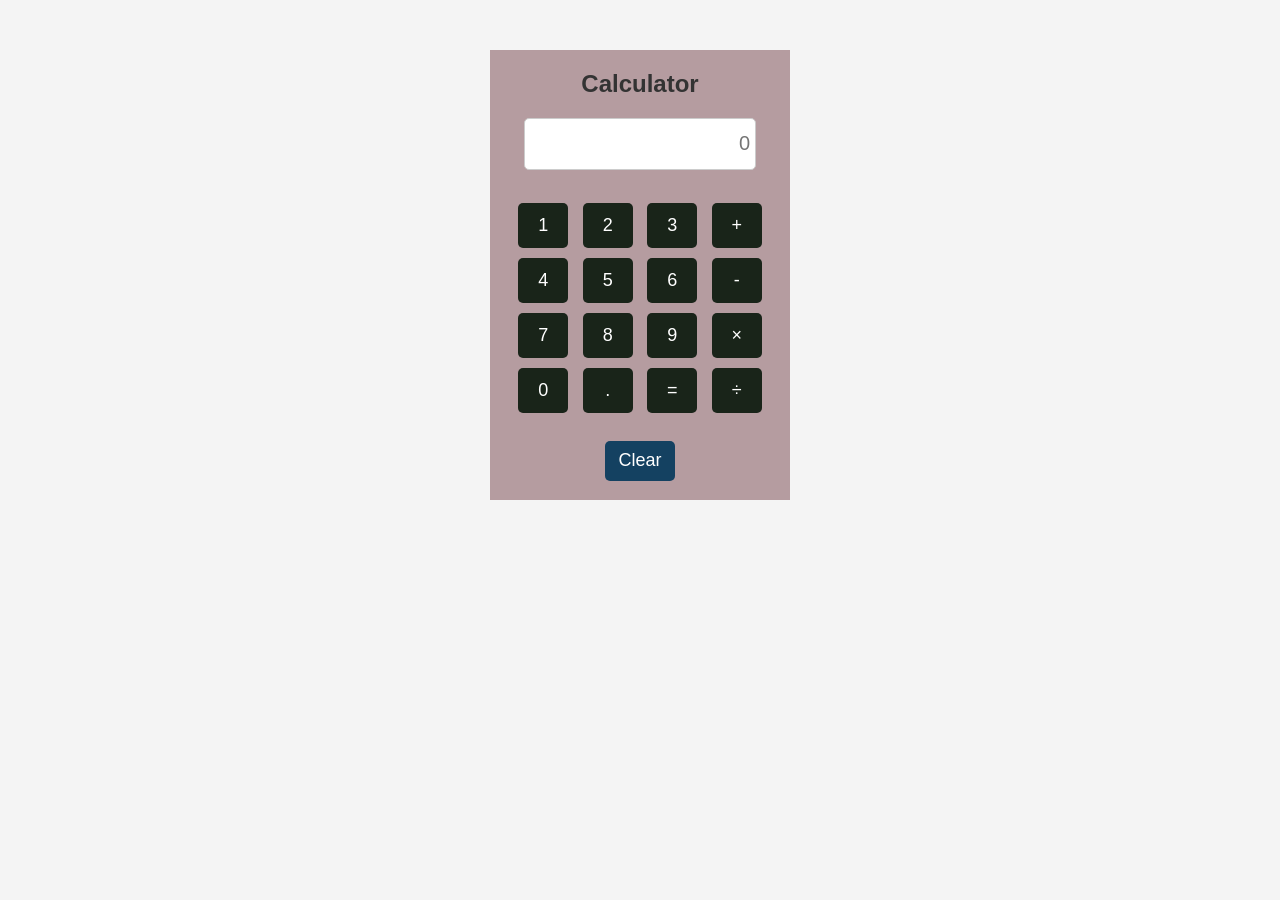
<file: Calculator/index.html>
<!DOCTYPE html>
<html>
<head>
    <title> Calculator</title>
    <link rel="stylesheet" href="index.css">
    <link rel="shortcut icon" href="[data-uri]" type="image/x-icon">
</head>
<body style="text-align:center; margin-top:50px;">


<div id="nee">
    <h2>Calculator</h2>
<input type="text" id="display" placeholder="0" readonly><br><br>

<button onclick="append('1')">1</button>
<button onclick="append('2')">2</button>
<button onclick="append('3')">3</button>
<button onclick="append('+')">+</button><br>

<button onclick="append('4')">4</button>
<button onclick="append('5')">5</button>
<button onclick="append('6')">6</button>
<button onclick="append('-')">-</button><br>

<button onclick="append('7')">7</button>
<button onclick="append('8')">8</button>
<button onclick="append('9')">9</button>
<button onclick="append('*')">×</button><br>

<button onclick="append('0')">0</button>
<button onclick="append('.')">.</button>
<button onclick="calculate()">=</button>
<button onclick="append('/')">÷</button><br><br>

<button onclick="clearDisplay()"id="n">Clear</button>
</div>

<script src="index.js"></script>
</body>
</html>
</file>
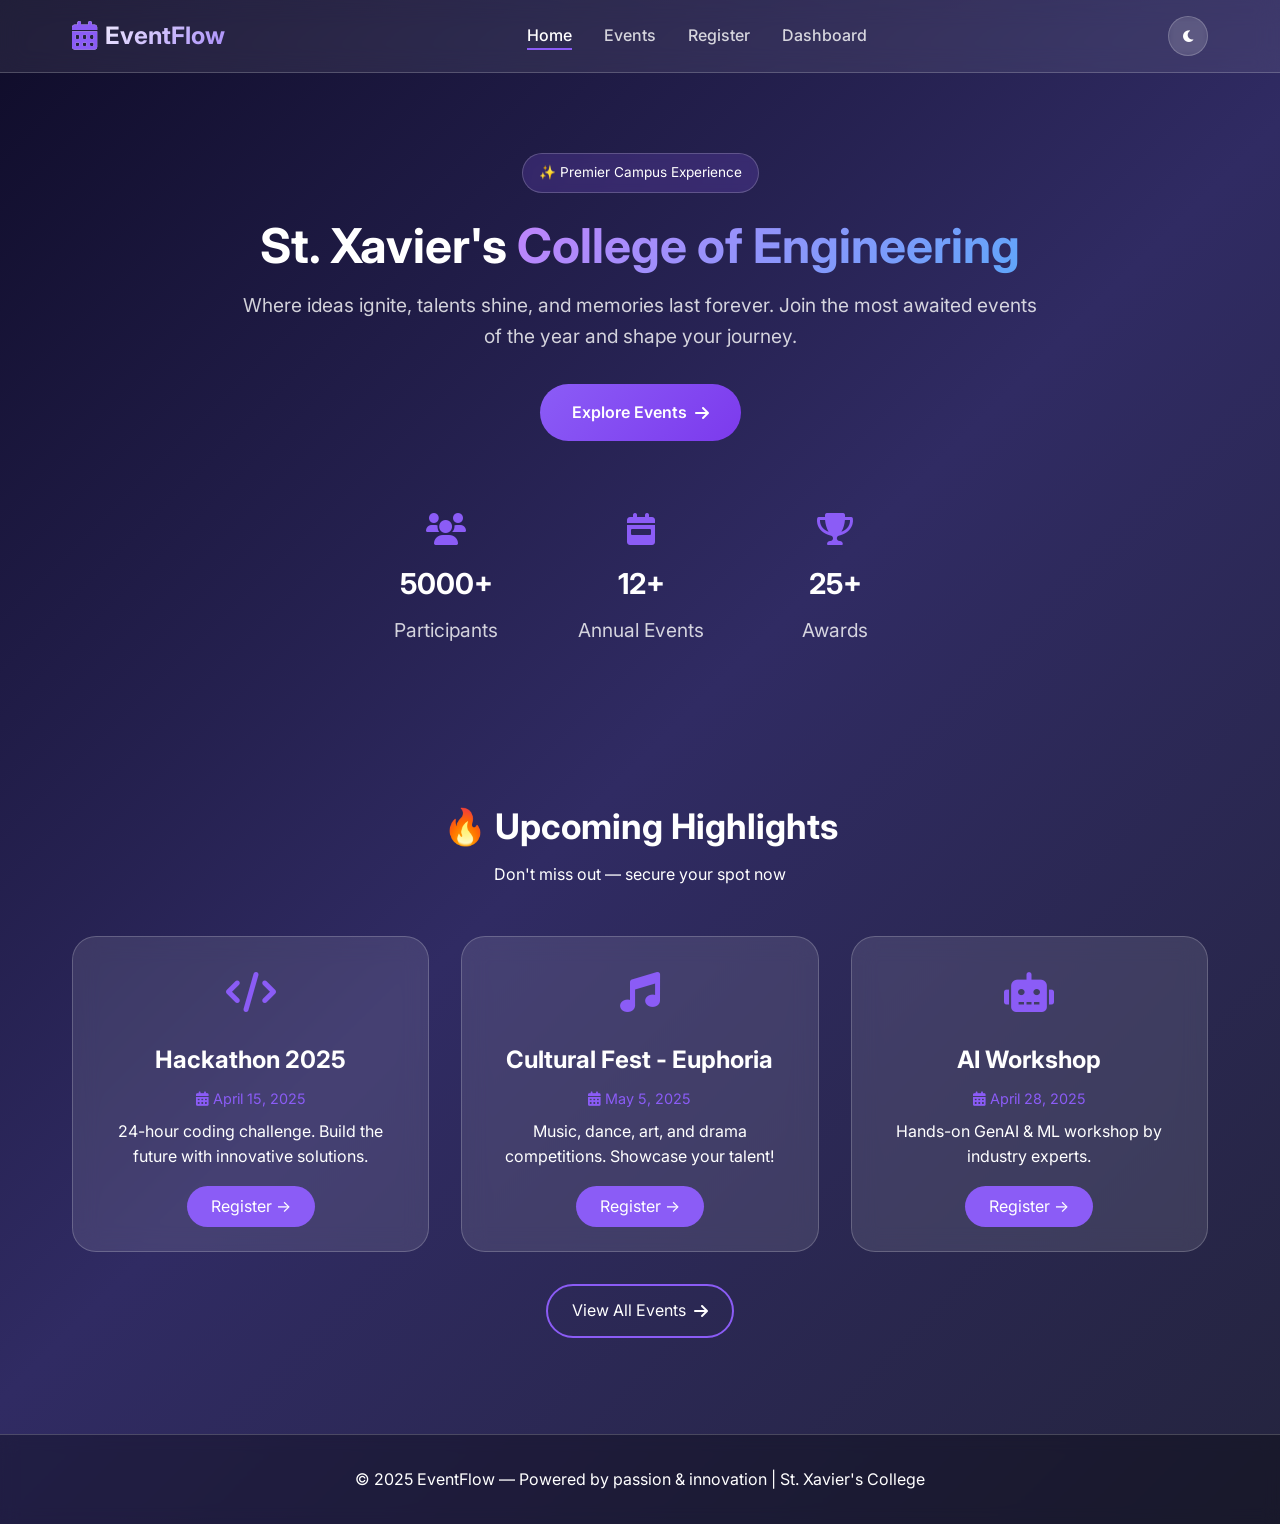
<file: Event Management System/index.html>
<!DOCTYPE html>
<html lang="en">
<head>
    <meta charset="UTF-8">
    <meta name="viewport" content="width=device-width, initial-scale=1.0, viewport-fit=cover">
    <title>EventFlow | Modern Event Management</title>
    <!-- Google Fonts & Font Awesome -->
    <link href="https://fonts.googleapis.com/css2?family=Inter:opsz,wght@14..32,300;14..32,400;14..32,500;14..32,600;14..32,700&display=swap" rel="stylesheet">
    <link rel="stylesheet" href="https://cdnjs.cloudflare.com/ajax/libs/font-awesome/6.0.0-beta3/css/all.min.css">
    <link rel="stylesheet" href="index.css">
</head>
<body>
    <!-- Navigation Bar (shared across pages) -->
    <nav class="glass-nav">
        <div class="nav-container">
            <div class="logo">
                <i class="fas fa-calendar-alt"></i> 
                <span>EventFlow</span>
            </div>
            <ul class="nav-links" id="navLinks">
                <li><a href="index.html" class="active">Home</a></li>
                <li><a href="events.html">Events</a></li>
                <li><a href="register.html">Register</a></li>
                <li><a href="dashboard.html">Dashboard</a></li>
            </ul>
            <div class="nav-actions">
                <button id="darkModeToggle" class="dark-toggle" aria-label="Dark mode">
                    <i class="fas fa-moon"></i>
                </button>
                <div class="menu-icon" id="menuIcon">
                    <i class="fas fa-bars"></i>
                </div>
            </div>
        </div>
    </nav>

    <main class="page-container">
        <!-- Hero Section -->
        <section class="hero">
            <div class="hero-content">
                <span class="badge">✨ Premier Campus Experience</span>
                <h1>St. Xavier's <span class="gradient-text">College of Engineering</span></h1>
                <p>Where ideas ignite, talents shine, and memories last forever. Join the most awaited events of the year and shape your journey.</p>
                <a href="events.html" class="btn-primary pulse-btn">Explore Events <i class="fas fa-arrow-right"></i></a>
            </div>
            <div class="hero-stats">
                <div class="stat-card glass">
                    <i class="fas fa-users"></i>
                    <h3>5000+</h3>
                    <p>Participants</p>
                </div>
                <div class="stat-card glass">
                    <i class="fas fa-calendar-week"></i>
                    <h3>12+</h3>
                    <p>Annual Events</p>
                </div>
                <div class="stat-card glass">
                    <i class="fas fa-trophy"></i>
                    <h3>25+</h3>
                    <p>Awards</p>
                </div>
            </div>
        </section>

        <!-- Upcoming Events Section (cards) -->
        <section class="events-preview">
            <div class="section-header">
                <h2>🔥 Upcoming Highlights</h2>
                <p>Don't miss out — secure your spot now</p>
            </div>
            <div class="events-grid" id="upcomingEventsGrid">
                <!-- dynamic JS injected but also fallback -->
            </div>
            <div class="text-center mt-5">
                <a href="events.html" class="btn-outline">View All Events <i class="fas fa-arrow-right"></i></a>
            </div>
        </section>
    </main>

    <footer class="glass-footer">
        <p>© 2025 EventFlow — Powered by passion & innovation | St. Xavier's College</p>
    </footer>

    <script src="script.js"></script>

</body>
</html>
</file>
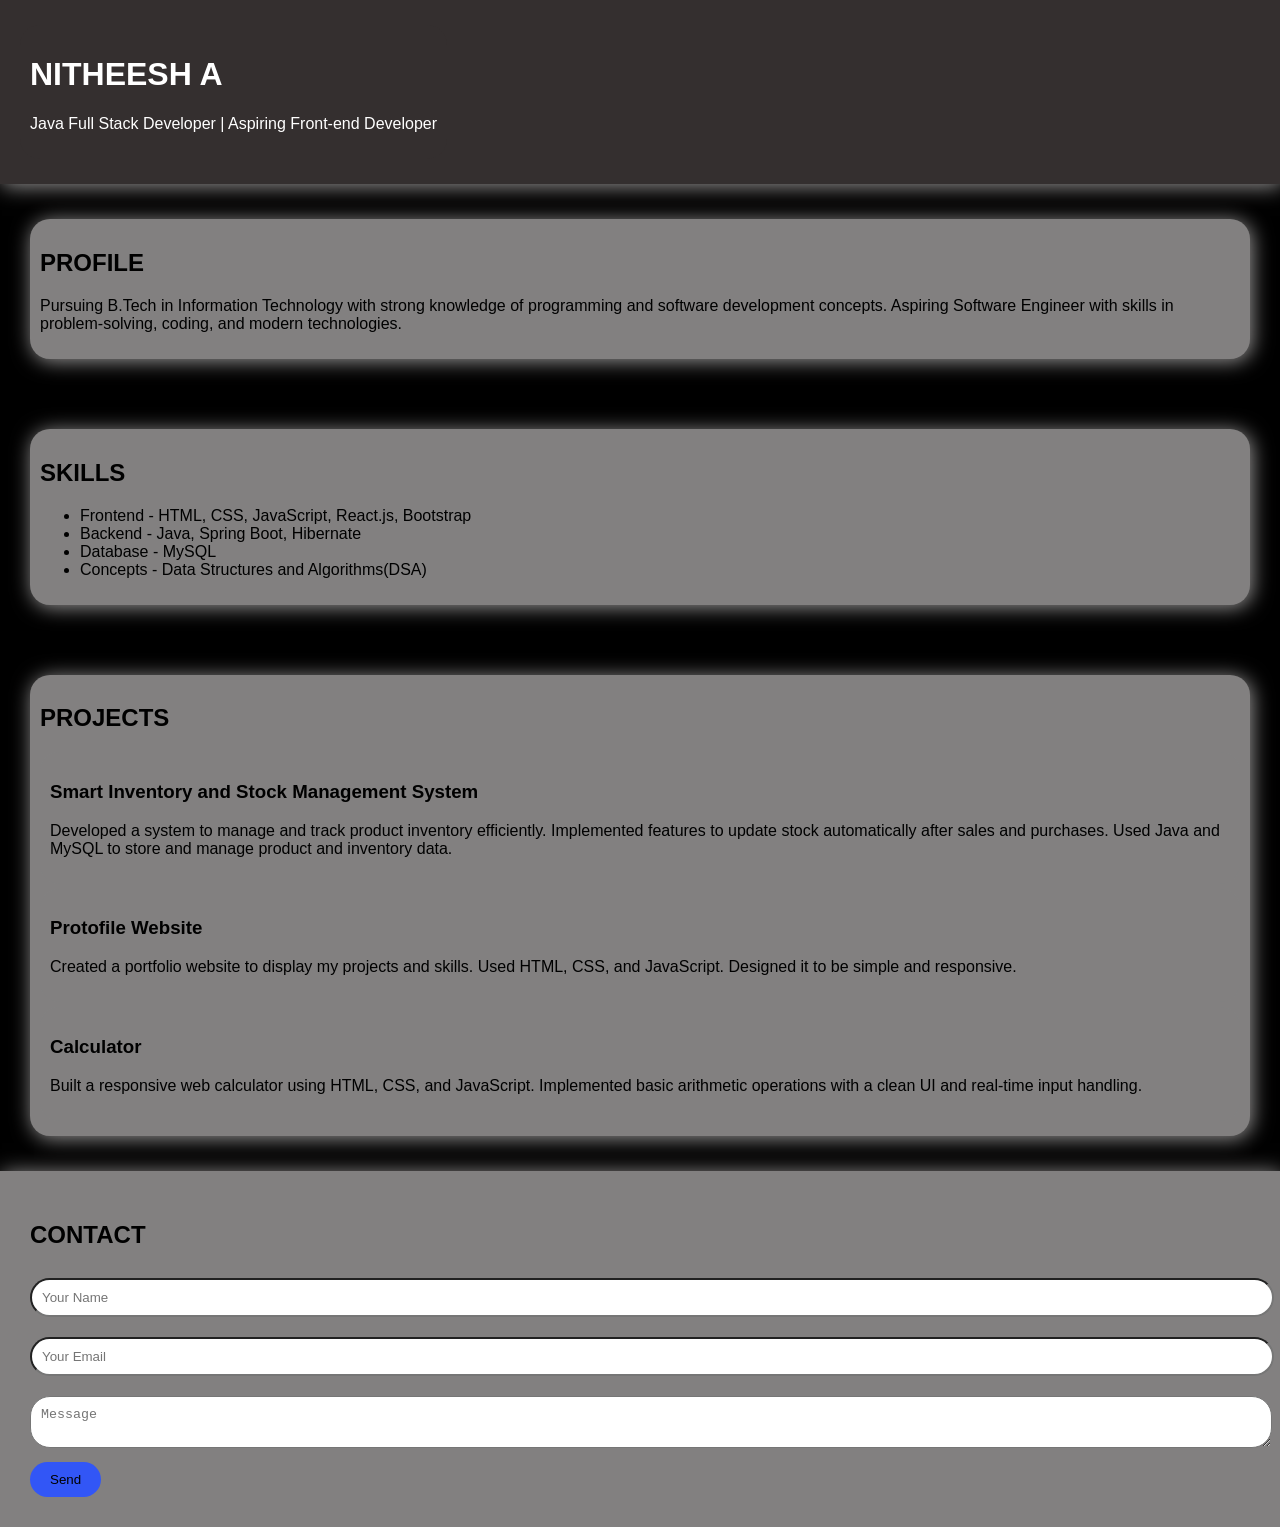
<file: Protofile Profile/index.html>
<!DOCTYPE html>
<html lang="en">

<head>
    <meta charset="UTF-8">
    <meta name="viewport" content="width=device-width, initial-scale=1.0">
    <title>Protofile</title>
    <link rel="shortcut icon" href="[data-uri]" type="image/x-icon">
    <link rel="stylesheet" href="index.css">
</head>

<body>
    <header>
        <div class="d">
            <h1>NITHEESH A</h1>
            <p>Java Full Stack Developer | Aspiring Front-end Developer</p>
        </div>
    </header>
    <section>
        <div class="dd">
            <h2>PROFILE</h2>
            <p>Pursuing B.Tech in Information Technology with strong knowledge of programming and software development
                concepts. Aspiring Software Engineer with skills in problem-solving, coding, and modern technologies.
            </p>
        </div>
    </section>
    <section>
        <div class="dd">
            <h2>SKILLS</h2>
            <ul>
                <li>Frontend - HTML, CSS, JavaScript, React.js, Bootstrap</li>
                <li>Backend  - Java, Spring Boot, Hibernate</li>
                <li>Database - MySQL</li>
                <li>Concepts - Data Structures and Algorithms(DSA)</li>
            </ul>
        </div>
    </section>

    <section>
        <div class="ds">
            <h2>PROJECTS</h2>
            <div class="no">
                <h3>Smart Inventory and Stock Management System</h3>
                <p>Developed a system to manage and track product inventory 
efficiently. Implemented features to update stock automatically after sales and purchases. Used Java and 
MySQL to store and manage product and inventory data.</p>
            </div>

            <div class="no">
                <h3>Protofile Website</h3>
                <p>Created a portfolio website to display my projects and skills. Used HTML, CSS, and JavaScript.
                    Designed it to be simple and responsive.</p>
            </div>
            <div class="no">
                <h3>Calculator</h3>
                <p>Built a responsive web calculator using HTML, CSS, and JavaScript.
Implemented basic arithmetic operations with a clean UI and real-time input handling.</p>
            </div>
        </div>
    </section>

    <section class="dd">
        <h2>CONTACT</h2>
        <input type="text" id="n" placeholder="Your Name">
        <input type="email" name=""placeholder="Your Email" id="">
        <textarea name="" id="" placeholder="Message"></textarea>
        <button onclick="send()">Send</button>
    </section>

    <script>
        var n = document.getElementById('n')
        var nn = document.getElementById('nn')
        function send() {
            if (n.value === "" || nn.value === "") {
                alert("Empty")
            }
            else {
                alert("Message Sent Successfully 😊")
            }

        }

    </script>

</body>

</html>
</file>
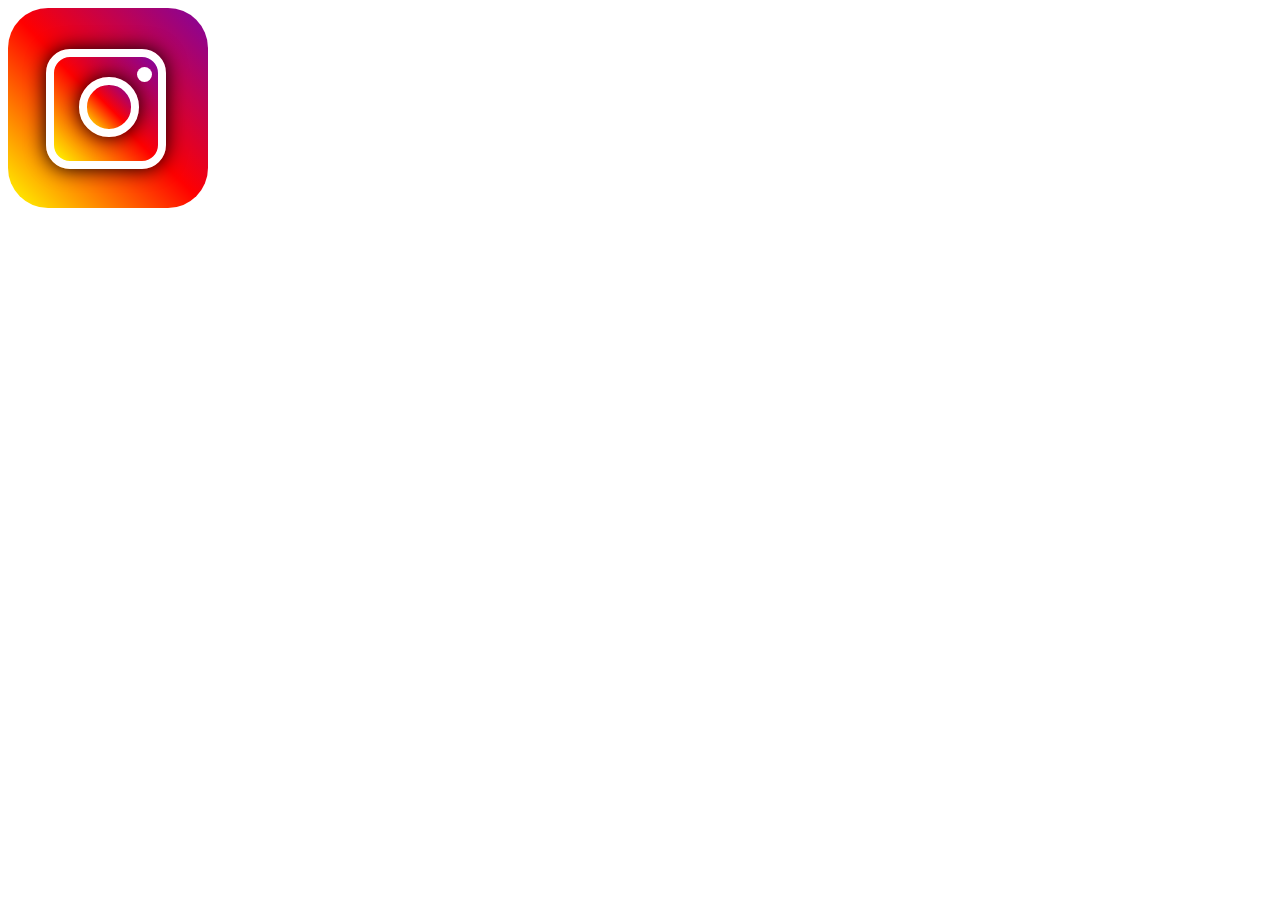
<file: Logo/Insta/index.html>
<!DOCTYPE html>
<html lang="en">

<head>
    <meta charset="UTF-8">
    <meta name="viewport" content="width=device-width, initial-scale=1.0">
    <title>Document</title>
    <link rel="stylesheet" href="index.css">
</head>

<body>
    <section>
        <div class="o">
                   
            <div class="i">
                 <div class="n"></div>
                <div class="j">

                </div>

            </div>
        </div>
    </section>
</body>

</html>
</file>
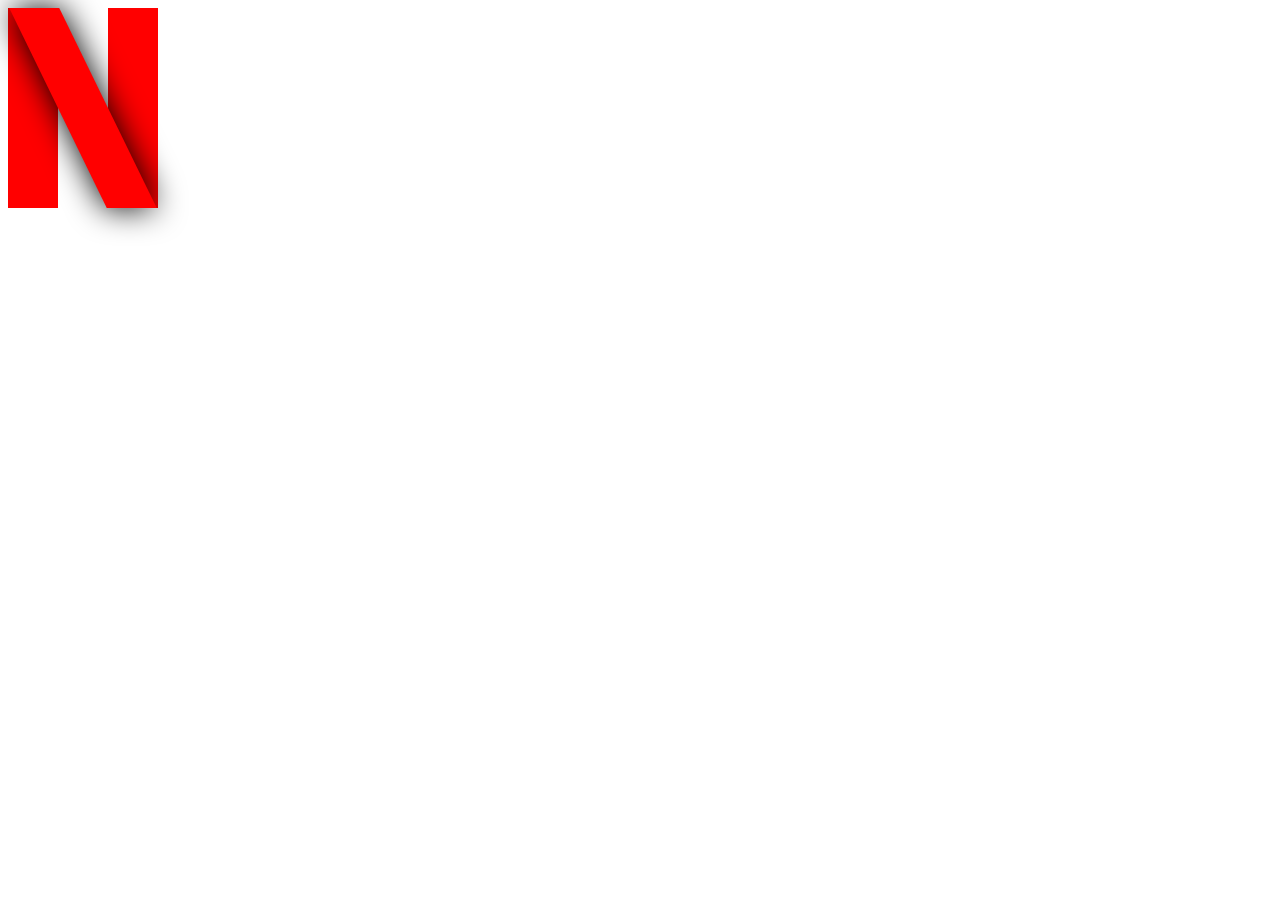
<file: Logo/Netflix/index.html>
<!DOCTYPE html>
<html lang="en">
<head>
    <meta charset="UTF-8">
    <meta name="viewport" content="width=, initial-scale=1.0">
    <title>Document</title>
    <link rel="stylesheet" href="index.css">
</head>
<body>
    <div></div>
</body>
</html>
</file>
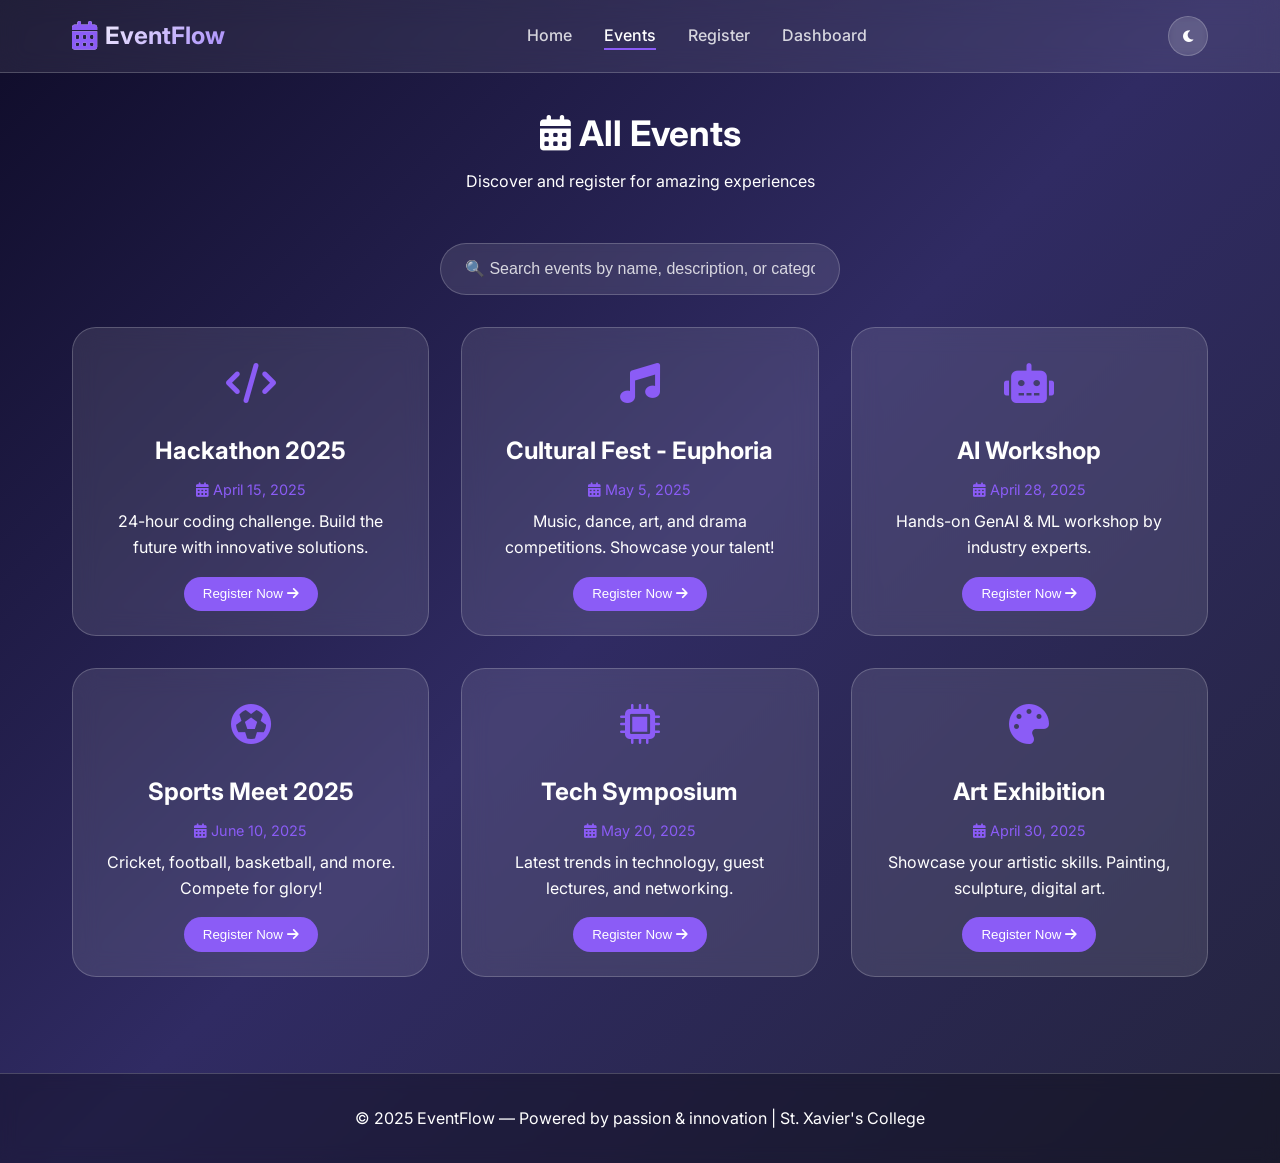
<file: Event Management System/events.html>
<!DOCTYPE html>
<html lang="en">
<head>
    <meta charset="UTF-8">
    <meta name="viewport" content="width=device-width, initial-scale=1.0, viewport-fit=cover">
    <title>Events | EventFlow</title>
    <link href="https://fonts.googleapis.com/css2?family=Inter:opsz,wght@14..32,300;14..32,400;14..32,500;14..32,600;14..32,700&display=swap" rel="stylesheet">
    <link rel="stylesheet" href="https://cdnjs.cloudflare.com/ajax/libs/font-awesome/6.0.0-beta3/css/all.min.css">
    <link rel="stylesheet" href="index.css">
</head>
<body>
    <nav class="glass-nav">
        <div class="nav-container">
            <div class="logo">
                <i class="fas fa-calendar-alt"></i> 
                <span>EventFlow</span>
            </div>
            <ul class="nav-links" id="navLinks">
                <li><a href="index.html">Home</a></li>
                <li><a href="events.html" class="active">Events</a></li>
                <li><a href="register.html">Register</a></li>
                <li><a href="dashboard.html">Dashboard</a></li>
            </ul>
            <div class="nav-actions">
                <button id="darkModeToggle" class="dark-toggle" aria-label="Dark mode">
                    <i class="fas fa-moon"></i>
                </button>
                <div class="menu-icon" id="menuIcon">
                    <i class="fas fa-bars"></i>
                </div>
            </div>
        </div>
    </nav>

    <main class="page-container">
        <div class="section-header">
            <h2><i class="fas fa-calendar-alt"></i> All Events</h2>
            <p>Discover and register for amazing experiences</p>
        </div>
        
        <div class="search-bar">
            <input type="text" id="searchEvents" placeholder="🔍 Search events by name, description, or category...">
        </div>
        
        <div id="eventsGrid" class="events-grid">
            <!-- Events will be loaded dynamically -->
        </div>
    </main>

    <footer class="glass-footer">
        <p>© 2025 EventFlow — Powered by passion & innovation | St. Xavier's College</p>
    </footer>

    <script src="script.js"></script>
</body>
</html>
</file>
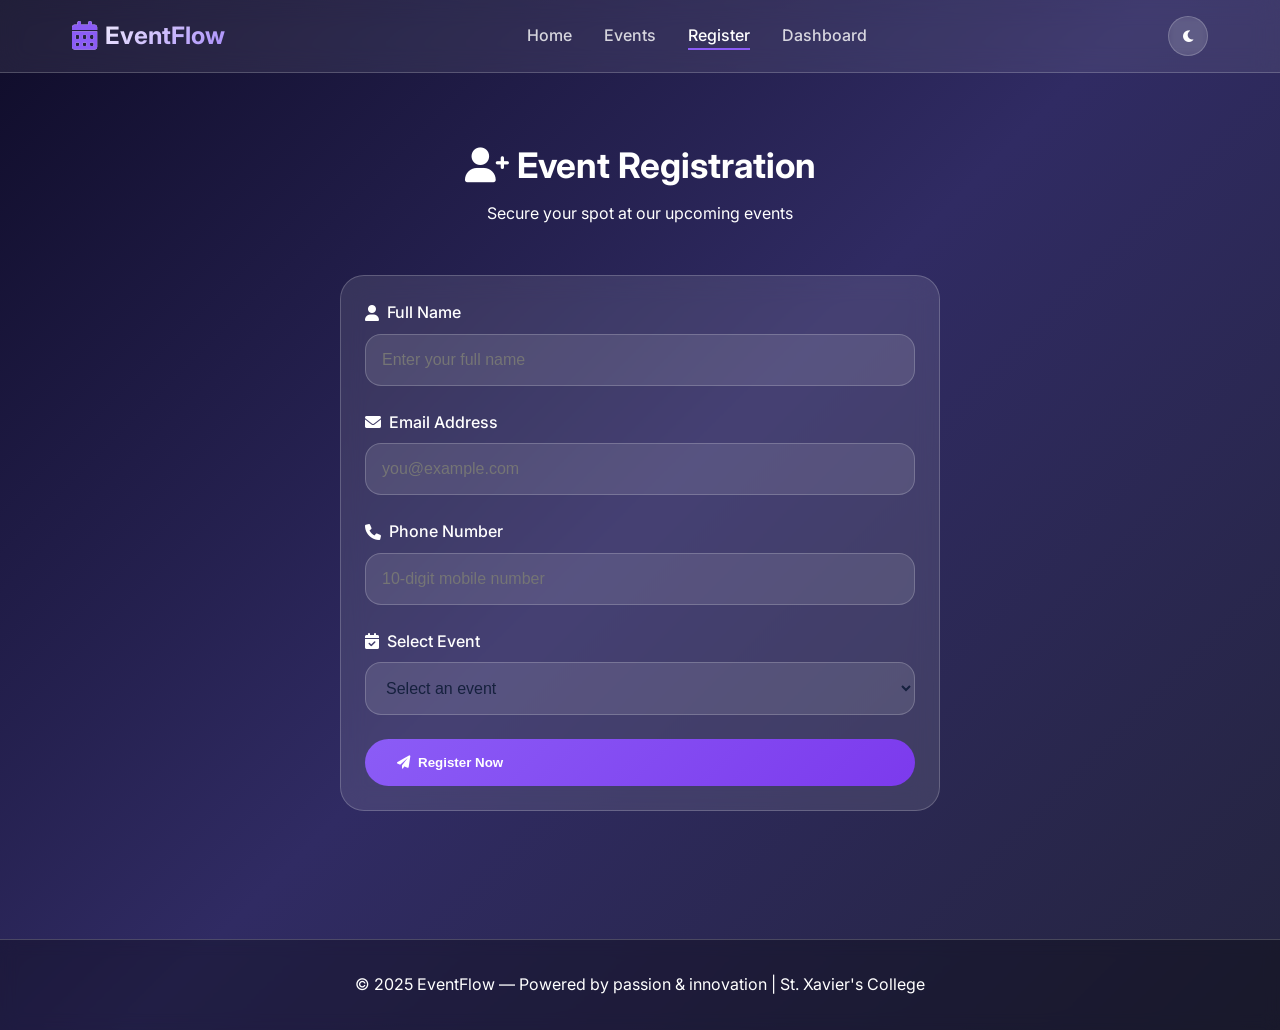
<file: Event Management System/register.html>
<!DOCTYPE html>
<html lang="en">
<head>
    <meta charset="UTF-8">
    <meta name="viewport" content="width=device-width, initial-scale=1.0, viewport-fit=cover">
    <title>Register | EventFlow</title>
    <link href="https://fonts.googleapis.com/css2?family=Inter:opsz,wght@14..32,300;14..32,400;14..32,500;14..32,600;14..32,700&display=swap" rel="stylesheet">
    <link rel="stylesheet" href="https://cdnjs.cloudflare.com/ajax/libs/font-awesome/6.0.0-beta3/css/all.min.css">
    <link rel="stylesheet" href="index.css">
</head>
<body>
    <nav class="glass-nav">
        <div class="nav-container">
            <div class="logo">
                <i class="fas fa-calendar-alt"></i> 
                <span>EventFlow</span>
            </div>
            <ul class="nav-links" id="navLinks">
                <li><a href="index.html">Home</a></li>
                <li><a href="events.html">Events</a></li>
                <li><a href="register.html" class="active">Register</a></li>
                <li><a href="dashboard.html">Dashboard</a></li>
            </ul>
            <div class="nav-actions">
                <button id="darkModeToggle" class="dark-toggle" aria-label="Dark mode">
                    <i class="fas fa-moon"></i>
                </button>
                <div class="menu-icon" id="menuIcon">
                    <i class="fas fa-bars"></i>
                </div>
            </div>
        </div>
    </nav>

    <main class="page-container">
        <div class="form-container">
            <div class="section-header">
                <h2><i class="fas fa-user-plus"></i> Event Registration</h2>
                <p>Secure your spot at our upcoming events</p>
            </div>
            
            <form id="registrationForm" class="registration-form glass-card">
                <div class="form-group">
                    <label><i class="fas fa-user"></i> Full Name</label>
                    <input type="text" id="name" name="name" placeholder="Enter your full name" required>
                    <div id="nameError" class="error-message" style="display: none;"></div>
                </div>
                
                <div class="form-group">
                    <label><i class="fas fa-envelope"></i> Email Address</label>
                    <input type="email" id="email" name="email" placeholder="you@example.com" required>
                    <div id="emailError" class="error-message" style="display: none;"></div>
                </div>
                
                <div class="form-group">
                    <label><i class="fas fa-phone"></i> Phone Number</label>
                    <input type="tel" id="phone" name="phone" placeholder="10-digit mobile number" required>
                    <div id="phoneError" class="error-message" style="display: none;"></div>
                </div>
                
                <div class="form-group">
                    <label><i class="fas fa-calendar-check"></i> Select Event</label>
                    <select id="eventSelect" name="event" required>
                        <option value="">Choose an event</option>
                    </select>
                    <div id="eventError" class="error-message" style="display: none;"></div>
                </div>
                
                <button type="submit" class="btn-primary">
                    <i class="fas fa-paper-plane"></i> Register Now
                </button>
            </form>
        </div>
    </main>

    <footer class="glass-footer">
        <p>© 2025 EventFlow — Powered by passion & innovation | St. Xavier's College</p>
    </footer>

    <script src="script.js"></script>
</body>
</html>
</file>
<file: Calculator/index.css>
body {
    font-family: Arial, sans-serif;
    background-color: #f4f4f4;
    text-align: center;
         display: flex;
    justify-content: center;
   
}

h2 {
    color: #333;
}

#display {
    width: 220px;
    height: 40px;
    font-size: 20px;
    text-align: right;
    padding: 5px;
    margin-bottom: 10px;
    border-radius: 5px;
    border: 1px solid #ccc;
}

button {
    width: 50px;
    height: 45px;
    margin: 5px;
    font-size: 18px;
    border: none;
    border-radius: 5px;
    background-color: #192419;
    color: white;
    cursor: pointer;
}

button:hover {
    background-color: #747574;
}

button:active {
    transform: scale(0.95);
}

.div{
    background-color: black;
    height: 400px;
    width: 300px;
}
#n{
    height: 40px;
    width: 70px;
    background-color: rgb(20, 65, 97);
}
#nee{
    background-color: rgb(181, 156, 160);
    height: 450px;
    width: 300px;

}
</file>
<file: Event Management System/index.css>
/* style.css - Modern Event Management System */
:root {
    --bg-gradient: linear-gradient(135deg, #0f0c29, #302b63, #24243e);
    --card-bg: rgba(255, 255, 255, 0.1);
    --card-border: rgba(255, 255, 255, 0.2);
    --text-primary: #ffffff;
    --text-secondary: rgba(255, 255, 255, 0.8);
    --accent: #8b5cf6;
    --accent-hover: #7c3aed;
    --success: #10b981;
    --danger: #ef4444;
    --shadow: 0 8px 32px rgba(0, 0, 0, 0.1);
    --blur: blur(12px);
}

[data-theme="dark"] {
    --bg-gradient: linear-gradient(135deg, #0a0a0a, #1a1a2e, #16213e);
    --card-bg: rgba(0, 0, 0, 0.4);
    --card-border: rgba(255, 255, 255, 0.15);
    --text-primary: #f0f0f0;
    --text-secondary: rgba(240, 240, 240, 0.8);
}

* {
    margin: 0;
    padding: 0;
    box-sizing: border-box;
}

body {
    font-family: 'Inter', sans-serif;
    background: var(--bg-gradient);
    color: var(--text-primary);
    min-height: 100vh;
    line-height: 1.6;
    transition: background 0.3s ease, color 0.3s ease;
}

/* Glass Navigation */
.glass-nav {
    background: rgba(255, 255, 255, 0.08);
    backdrop-filter: var(--blur);
    border-bottom: 1px solid var(--card-border);
    position: sticky;
    top: 0;
    z-index: 1000;
    padding: 1rem 0;
}

.nav-container {
    max-width: 1200px;
    margin: 0 auto;
    padding: 0 2rem;
    display: flex;
    justify-content: space-between;
    align-items: center;
    flex-wrap: wrap;
}

.logo {
    display: flex;
    align-items: center;
    gap: 0.5rem;
    font-size: 1.5rem;
    font-weight: 700;
    background: linear-gradient(135deg, #fff, #a78bfa);
    -webkit-background-clip: text;
    background-clip: text;
    color: transparent;
}

.logo i {
    color: var(--accent);
    font-size: 1.8rem;
}

.nav-links {
    display: flex;
    gap: 2rem;
    list-style: none;
}

.nav-links a {
    color: var(--text-secondary);
    text-decoration: none;
    font-weight: 500;
    transition: all 0.3s ease;
    position: relative;
}

.nav-links a:hover,
.nav-links a.active {
    color: var(--text-primary);
}

.nav-links a::after {
    content: '';
    position: absolute;
    bottom: -5px;
    left: 0;
    width: 0;
    height: 2px;
    background: var(--accent);
    transition: width 0.3s ease;
}

.nav-links a:hover::after,
.nav-links a.active::after {
    width: 100%;
}

.nav-actions {
    display: flex;
    align-items: center;
    gap: 1rem;
}

.dark-toggle {
    background: var(--card-bg);
    border: 1px solid var(--card-border);
    border-radius: 50%;
    width: 40px;
    height: 40px;
    cursor: pointer;
    color: var(--text-primary);
    transition: all 0.3s ease;
    backdrop-filter: blur(4px);
}

.dark-toggle:hover {
    transform: rotate(15deg);
    background: var(--accent);
}

.menu-icon {
    display: none;
    font-size: 1.5rem;
    cursor: pointer;
}

/* Page Container */
.page-container {
    max-width: 1200px;
    margin: 0 auto;
    padding: 2rem;
    animation: fadeInUp 0.6s ease;
}

/* Hero Section */
.hero {
    text-align: center;
    padding: 3rem 1rem 4rem;
}

.hero-content {
    max-width: 800px;
    margin: 0 auto;
}

.badge {
    background: rgba(139, 92, 246, 0.2);
    padding: 0.5rem 1rem;
    border-radius: 100px;
    font-size: 0.85rem;
    display: inline-block;
    margin-bottom: 1.5rem;
    backdrop-filter: blur(4px);
    border: 1px solid var(--card-border);
}

.hero h1 {
    font-size: 3rem;
    margin-bottom: 1rem;
    line-height: 1.2;
}

.gradient-text {
    background: linear-gradient(135deg, #c084fc, #60a5fa);
    -webkit-background-clip: text;
    background-clip: text;
    color: transparent;
}

.hero p {
    font-size: 1.2rem;
    color: var(--text-secondary);
    margin-bottom: 2rem;
}

.btn-primary {
    display: inline-flex;
    align-items: center;
    gap: 0.5rem;
    background: linear-gradient(135deg, var(--accent), var(--accent-hover));
    color: white;
    padding: 1rem 2rem;
    border-radius: 50px;
    text-decoration: none;
    font-weight: 600;
    transition: all 0.3s ease;
    border: none;
    cursor: pointer;
}

.btn-primary:hover {
    transform: translateY(-3px);
    box-shadow: 0 10px 25px -5px rgba(139, 92, 246, 0.5);
}

.pulse-btn {
    animation: pulse 2s infinite;
}

@keyframes pulse {
    0%, 100% { box-shadow: 0 0 0 0 rgba(139, 92, 246, 0.4); }
    50% { box-shadow: 0 0 0 10px rgba(139, 92, 246, 0); }
}

.hero-stats {
    display: flex;
    justify-content: center;
    gap: 2rem;
    margin-top: 3rem;
    flex-wrap: wrap;
}

.stat-card {
    padding: 1.5rem;
    border-radius: 20px;
    text-align: center;
    min-width: 150px;
    transition: transform 0.3s ease;
}

.stat-card:hover {
    transform: translateY(-5px);
}

.stat-card i {
    font-size: 2rem;
    color: var(--accent);
    margin-bottom: 0.5rem;
}

.stat-card h3 {
    font-size: 1.8rem;
    margin: 0.5rem 0;
}

/* Glass Card Component */
.glass-card {
    background: var(--card-bg);
    backdrop-filter: var(--blur);
    border: 1px solid var(--card-border);
    border-radius: 24px;
    padding: 1.5rem;
    transition: all 0.4s cubic-bezier(0.175, 0.885, 0.32, 1.275);
}

.glass-card:hover {
    transform: translateY(-8px);
    border-color: rgba(139, 92, 246, 0.5);
    box-shadow: var(--shadow);
}

/* Events Grid */
.events-preview, .events-page {
    margin-top: 2rem;
}

.section-header {
    text-align: center;
    margin-bottom: 3rem;
}

.section-header h2 {
    font-size: 2.2rem;
    margin-bottom: 0.5rem;
}

.events-grid {
    display: grid;
    grid-template-columns: repeat(auto-fit, minmax(300px, 1fr));
    gap: 2rem;
}

.event-card {
    text-align: center;
}

.event-icon {
    font-size: 2.5rem;
    color: var(--accent);
    margin-bottom: 1rem;
}

.event-card h3 {
    font-size: 1.5rem;
    margin-bottom: 0.5rem;
}

.event-date {
    color: var(--accent);
    margin: 0.5rem 0;
    font-size: 0.9rem;
}

.btn-sm {
    display: inline-block;
    background: var(--accent);
    color: white;
    padding: 0.5rem 1.5rem;
    border-radius: 50px;
    text-decoration: none;
    margin-top: 1rem;
    transition: all 0.3s;
}

.btn-sm:hover {
    background: var(--accent-hover);
    transform: scale(1.05);
}

.btn-outline {
    display: inline-flex;
    align-items: center;
    gap: 0.5rem;
    padding: 0.75rem 1.5rem;
    border: 2px solid var(--accent);
    border-radius: 50px;
    color: var(--text-primary);
    text-decoration: none;
    transition: all 0.3s;
}

.btn-outline:hover {
    background: var(--accent);
    border-color: var(--accent);
}

.text-center {
    text-align: center;
}

.mt-5 {
    margin-top: 2rem;
}

/* Form Styles (Registration) */
.form-container {
    max-width: 600px;
    margin: 2rem auto;
}

.registration-form {
    display: flex;
    flex-direction: column;
    gap: 1.5rem;
}

.form-group {
    display: flex;
    flex-direction: column;
    gap: 0.5rem;
}

.form-group label {
    font-weight: 500;
    display: flex;
    align-items: center;
    gap: 0.5rem;
}

.form-group input,
.form-group select {
    padding: 1rem;
    background: rgba(255, 255, 255, 0.1);
    border: 1px solid var(--card-border);
    border-radius: 16px;
    color: var(--text-primary);
    font-size: 1rem;
    color: #16213e;
    transition: all 0.3s;
}

.form-group input:focus,
.form-group select:focus {
    outline: none;
    border-color: var(--accent);
    background: rgba(255, 255, 255, 0.15);
}

.error-message {
    color: var(--danger);
    font-size: 0.85rem;
    margin-top: 0.25rem;
}

/* Dashboard */
.dashboard-card {
    text-align: center;
    max-width: 600px;
    margin: 2rem auto;
}

.success-icon {
    font-size: 4rem;
    color: var(--success);
    margin-bottom: 1rem;
}

.registered-event-details {
    background: rgba(16, 185, 129, 0.1);
    border-radius: 16px;
    padding: 1rem;
    margin: 1.5rem 0;
    text-align: left;
}

/* Search Bar */
.search-bar {
    margin-bottom: 2rem;
    display: flex;
    justify-content: center;
}

.search-bar input {
    width: 100%;
    max-width: 400px;
    padding: 1rem 1.5rem;
    background: rgba(255, 255, 255, 0.1);
    border: 1px solid var(--card-border);
    border-radius: 50px;
    color: var(--text-primary);
    font-size: 1rem;
    backdrop-filter: blur(4px);
}

.search-bar input::placeholder {
    color: var(--text-secondary);
}

/* Footer */
.glass-footer {
    text-align: center;
    padding: 2rem;
    background: rgba(0, 0, 0, 0.3);
    backdrop-filter: blur(8px);
    margin-top: 4rem;
    border-top: 1px solid var(--card-border);
}

/* Animations */
@keyframes fadeInUp {
    from {
        opacity: 0;
        transform: translateY(30px);
    }
    to {
        opacity: 1;
        transform: translateY(0);
    }
}

/* Responsive Design */
@media (max-width: 768px) {
    .nav-links {
        display: none;
        flex-direction: column;
        width: 100%;
        text-align: center;
        padding: 1rem 0;
        gap: 1rem;
    }

    .nav-links.active {
        display: flex;
    }

    .menu-icon {
        display: block;
    }

    .hero h1 {
        font-size: 2rem;
    }

    .hero-stats {
        gap: 1rem;
    }

    .stat-card {
        min-width: 100px;
        padding: 1rem;
    }

    .events-grid {
        grid-template-columns: 1fr;
    }

    .page-container {
        padding: 1rem;
    }
}

/* Additional Event Card Enhancements */
.event-actions {
    display: flex;
    justify-content: center;
    gap: 1rem;
    margin-top: 1rem;
}

.register-btn {
    background: var(--accent);
    border: none;
    padding: 0.6rem 1.2rem;
    border-radius: 40px;
    color: white;
    cursor: pointer;
    font-weight: 500;
    transition: all 0.3s;
}

.register-btn:hover {
    background: var(--accent-hover);
    transform: scale(1.02);
}

/* Dark mode transition */
body, .glass-card, .glass-nav, button, input, select {
    transition: background 0.3s ease, color 0.3s ease, border-color 0.3s ease;
}
</file>
<file: Protofile Profile/index.css>
body {
    font-family: Arial, Helvetica, sans-serif;
    margin: 0;
    background-color: rgb(0, 0, 0);
    color: black;
}

header {
    padding: 20px;
    background-color: rgb(52, 47, 47);
    display: flex;
    box-shadow: 2px 2px 20px rgba(190, 187, 187, 0.811);
    color: white;
}
.d{
    background-color: rgb(52, 47, 47);
   
}

section {
    padding: 30px
}

h2 {
    color: black;
}

div {
    background-color: rgb(130, 128, 128);
    padding: 10px;
    margin: 5px 0;
    border-radius: 20px;
}

div:hover {
    transform: scale(1.02);
    cursor: pointer;
}

button {
    padding: 10px 20px;
    background: black;
    border: none;
    background-color: rgb(50, 86, 246);
    cursor: pointer;
    border-radius: 50px;
}

input,
textarea {
    width: 100%;
    padding: 10px;
    margin: 10px 0;
    border-radius: 20px;
}

.dd {
    background-color: rgb(130, 128, 128);
    box-shadow: 2px 2px 20px rgba(190, 187, 187, 0.811);
}

.dd:hover {
    cursor: pointer;
    transform: scale(1.02);
}

.no :hover {
    cursor: pointer;
    transform: scale(1.02);
}

.ds {
    background-color: rgb(130, 128, 128);
    box-shadow: 2px 2px 20px rgba(190, 187, 187, 0.811);

}
</file>
<file: Logo/Insta/index.css>
.o{
    height: 200px;
    width: 200px;
   border-radius: 20%;
    background:linear-gradient(45deg,yellow,red,rgb(129, 4, 160));
    justify-content: center;
    align-items: center;
}
.i{
    height: 52%;
    width: 52%;
    background:linear-gradient(45deg,yellow,red,rgb(129, 4, 160));
    top: 40px;
    position: relative;
    margin-left: 38px;
    margin-top: 1px;
    border-radius: 20%;
    box-shadow: 0 0 20px black;
    display: inline-block;
    border: 8px solid white;

}
.j{
    height: 42%;
    width: 42%;
    background:linear-gradient(45deg,yellow,red,rgb(129, 4, 160));
    top: 40px;
    margin-left: 25px;
    margin-top:20px;
    border-radius: 50%;
    box-shadow: 0 0 20px black;
    border: 8px solid white;
    font-size: large;
    
    
}
.n{
    height: 15px;
    width: 15px;
    background-color: white;
    border-radius: 50%;
    display: block;
    margin-left: 83px;
    margin-top: 10px;
    position: absolute;
    
}
</file>
<file: Logo/Netflix/index.css>
div{
    height: 200px;
    width: 50px;
  
    border-left: 50px solid red;
    border-right: 50px solid red;
}
div::before{
    content: "";
    height: 100%;
    width: 100%;
    background-color:red;
    display: block;
    transform: skew(26deg);
    box-shadow: 0 0 30px black;
}
</file>
